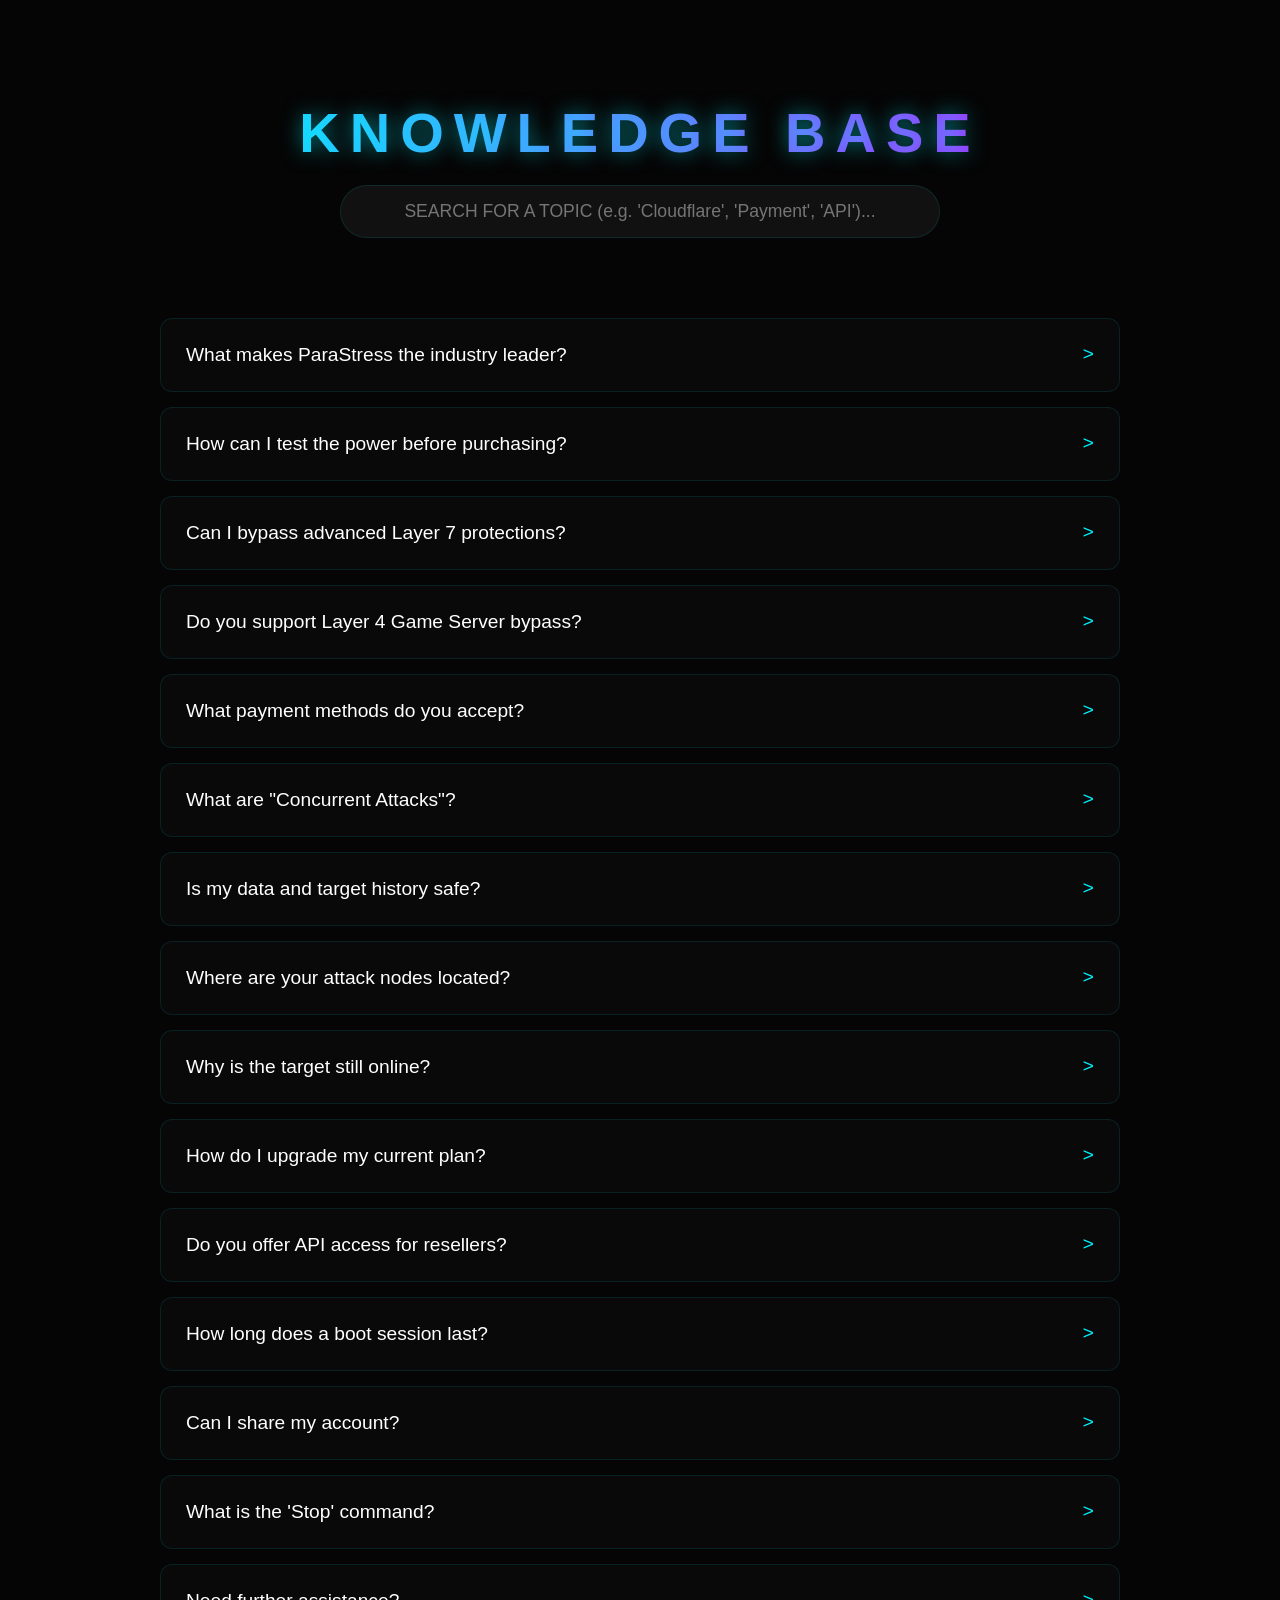
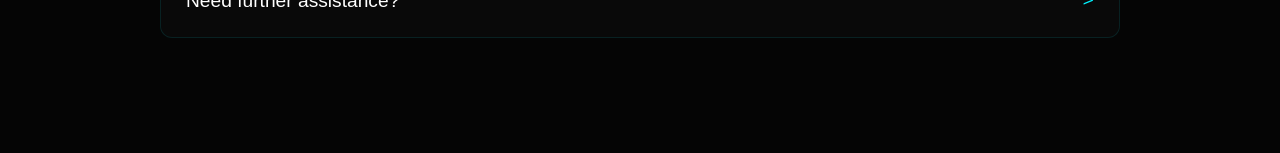
<file: faq.html>
<!DOCTYPE html>
<html lang="en">
<head>
    <meta charset="UTF-8">
    <meta name="viewport" content="width=device-width, initial-scale=1.0">
    <title>ParaStress | Advanced Support Center</title>
    <link rel="stylesheet" href="style.css">
    <style>
        :root {
            --primary: #00f3ff;
            --accent: #bc13fe;
            --bg: #050505;
            --card-bg: rgba(255, 255, 255, 0.02);
            --border: rgba(0, 243, 255, 0.1);
        }

        body {
            background-color: var(--bg);
            color: #ffffff;
            font-family: 'Rajdhani', sans-serif;
            margin: 0;
            overflow-x: hidden;
        }

        .faq-wrapper {
            max-width: 1000px;
            margin: 100px auto;
            padding: 0 20px;
        }

        /* HEADER & SEARCH */
        .faq-header { text-align: center; margin-bottom: 80px; }
        
        .faq-header h1 {
            font-size: 3.5rem;
            letter-spacing: 10px;
            text-transform: uppercase;
            background: linear-gradient(to right, var(--primary), var(--accent));
            -webkit-background-clip: text;
            background-clip: text; /* Correctif pour ton erreur VS Code */
            -webkit-text-fill-color: transparent;
            margin-bottom: 20px;
            animation: glowTitle 1.5s ease-out forwards;
        }

        @keyframes glowTitle {
        0% { text-shadow: 0 0 0px var(--primary); }
        100% { text-shadow: 0 0 20px rgba(0, 243, 255, 0.5); }
        }

        .search-container {
            position: relative;
            max-width: 600px;
            margin: 0 auto;
        }

        #faqSearch {
            width: 100%;
            background: rgba(255, 255, 255, 0.05);
            border: 1px solid var(--border);
            padding: 15px 25px;
            border-radius: 50px;
            color: white;
            font-size: 1.1rem;
            outline: none;
            transition: 0.3s;
            text-align: center;
        }

        #faqSearch:focus {
            border-color: var(--primary);
            box-shadow: 0 0 20px rgba(0, 243, 255, 0.2);
            background: rgba(255, 255, 255, 0.08);
        }

        /* FAQ ITEMS */
        .faq-grid { margin-top: 50px; }

        .faq-item {
            margin-bottom: 15px;
            border: 1px solid var(--border);
            border-radius: 12px;
            background: var(--card-bg);
            transition: 0.4s cubic-bezier(0.175, 0.885, 0.32, 1.275);
        }

        .faq-item:hover { transform: scale(1.01); border-color: rgba(0, 243, 255, 0.3); }

        summary {
            padding: 25px;
            list-style: none;
            cursor: pointer;
            font-size: 1.2rem;
            font-weight: 500;
            display: flex;
            justify-content: space-between;
            align-items: center;
        }

        summary::after {
            content: '>';
            color: var(--primary);
            transition: 0.3s;
            font-family: monospace;
        }

        details[open] summary::after { transform: rotate(90deg); color: var(--accent); }

        .answer {
            padding: 0 25px 25px 25px;
            color: #888;
            font-size: 1rem;
            line-height: 1.6;
            animation: fadeIn 0.5s ease forwards;
        }

        @keyframes fadeIn {
            from { opacity: 0; transform: translateY(-5px); }
            to { opacity: 1; transform: translateY(0); }
        }

        strong { color: var(--primary); }

        /* Hide items when searching */
        .hidden { display: none; }

        .no-results {
            text-align: center;
            color: var(--accent);
            margin-top: 30px;
            display: none;
        }
                /* Animation d'entrée pour les éléments */
        @keyframes revealPage {
            from { 
                opacity: 0; 
                transform: translateY(30px); 
                filter: blur(10px);
            }
            to { 
                opacity: 1; 
                transform: translateY(0); 
                filter: blur(0);
            }
        }

        /* On applique l'animation à l'en-tête et aux items */
        .faq-header, .faq-item {
            opacity: 0; /* Invisible au départ */
            animation: revealPage 0.8s cubic-bezier(0.2, 0.8, 0.2, 1) forwards;
        }

        /* Délais progressifs pour un effet de cascade (Stagger effect) */
        .faq-item:nth-child(1) { animation-delay: 0.1s; }
        .faq-item:nth-child(2) { animation-delay: 0.15s; }
        .faq-item:nth-child(3) { animation-delay: 0.2s; }
        .faq-item:nth-child(4) { animation-delay: 0.25s; }
        .faq-item:nth-child(5) { animation-delay: 0.3s; }
        /* Les suivants suivront avec un délai de base ou tu peux continuer la liste */
        .faq-item:nth-child(n+6) { animation-delay: 0.4s; }
    </style>
</head>
<body>

    <div class="faq-wrapper">
        <div class="faq-header">
            <h1>KNOWLEDGE BASE</h1>
            <div class="search-container">
                <input type="text" id="faqSearch" placeholder="SEARCH FOR A TOPIC (e.g. 'Cloudflare', 'Payment', 'API')..." onkeyup="filterFAQ()">
            </div>
        </div>

        <div id="noResults" class="no-results">NO TOPICS MATCHING YOUR SEARCH SORRY.</div>

        <div class="faq-grid" id="faqGrid">
            <details class="faq-item">
                <summary>What makes ParaStress the industry leader?</summary>
                <div class="answer">Our infrastructure utilizes <strong>proprietary military-grade hardware</strong> and a private pool of over 950 high-performance nodes, ensuring consistent high Gbps outpput where others fail.</div>
            </details>

            <details class="faq-item">
                <summary>How can I test the power before purchasing?</summary>
                <div class="answer">We offer a <strong>1 Week Free Trial</strong>. Generate your unique key on the Demo page and activate it via the terminal with <code>!login</code>. No credit card required for trial.</div>
            </details>

            <details class="faq-item">
                <summary>Can I bypass advanced Layer 7 protections?</summary>
                <div class="answer">Yes. Our <strong>HTTP-PRIME</strong> and <strong>JS-BYPASS</strong> methods are specifically engineered to defeat Cloudflare UAM, Akamai, and DDoS-Guard challenges by mimicking real browser fingerprints.</div>
            </details>

            <details class="faq-item">
                <summary>Do you support Layer 4 Game Server bypass?</summary>
                <div class="answer">Absolutely. We feature specialized vectors for <strong>OVH-Game, FiveM (SLRP), and NFO</strong>, targeting specific service vulnerabilities rather than just raw volume.</div>
            </details>

            <details class="faq-item">
                <summary>What payment methods do you accept?</summary>
                <div class="answer">To ensure 100% privacy, we prioritize <strong>Cryptocurrencies (LTC, BTC, ETH, SOL)</strong>. Automated instant activation is available for all crypto payments.</div>
            </details>

            <details class="faq-item">
                <summary>What are "Concurrent Attacks"?</summary>
                <div class="answer">Concurrents represent the number of <strong>simultaneous attack slots</strong> available. With 2 concurrents, you can flood two different targets at the same time.</div>
            </details>

            <details class="faq-item">
                <summary>Is my data and target history safe?</summary>
                <div class="answer">We operate on a <strong>Strict Zero-Log Policy</strong>. Your attack history is wiped every 24 hours, and your IP is never stored in our backend database.</div>
            </details>

            <details class="faq-item">
                <summary>Where are your attack nodes located?</summary>
                <div class="answer">Our nodes are strategically distributed across <strong>Bulletproof datacenters</strong> in offshore jurisdictions to ensure maximum uptime and zero takedown risk.</div>
            </details>

            <details class="faq-item">
                <summary>Why is the target still online?</summary>
                <div class="answer">Check the <strong>!explain</strong> command. Some targets require specific Layer 7 headers. Ensure you aren't using UDP methods against a protected Web Server.</div>
            </details>

            <details class="faq-item">
                <summary>How do I upgrade my current plan?</summary>
                <div class="answer">Simply purchase a new plan on the <strong>ACCESS</strong> page. Your remaining days will be automatically converted and added to the new tier.</div>
            </details>

            <details class="faq-item">
                <summary>Do you offer API access for resellers?</summary>
                <div class="answer">Yes. Users with <strong>Enterprise Plans</strong> gain full REST API access to integrate our power into their own custom dashboards.</div>
            </details>

            <details class="faq-item">
                <summary>How long does a boot session last?</summary>
                <div class="answer">Boot times range from <strong>300s (Trial)</strong> up to <strong>7200s (Enterprise)</strong> per request, depending on your subscription level.</div>
            </details>

            <details class="faq-item">
                <summary>Can I share my account?</summary>
                <div class="answer">Accounts are <strong>HWID-Locked</strong>. Sharing will result in an automatic system ban to protect our network resources.</div>
            </details>

            <details class="faq-item">
                <summary>What is the 'Stop' command?</summary>
                <div class="answer">You can terminate any active attack instantly using the <code>!stop [ID]</code> command in the terminal.</div>
            </details>

            <details class="faq-item">
                <summary>Need further assistance?</summary>
                <div class="answer">Join our <strong>Official Discord</strong>. Our elite support team is available 24/7 to help you optimize your attack vectors.</div>
            </details>
        </div>
    </div>

    <script>
        function filterFAQ() {
            let input = document.getElementById('faqSearch').value.toLowerCase();
            let items = document.getElementsByClassName('faq-item');
            let grid = document.getElementById('faqGrid');
            let noRes = document.getElementById('noResults');
            let visibleCount = 0;

            for (let i = 0; i < items.length; i++) {
                let text = items[i].innerText.toLowerCase();
                if (text.includes(input)) {
                    items[i].classList.remove('hidden');
                    visibleCount++;
                } else {
                    items[i].classList.add('hidden');
                }
            }

            noRes.style.display = visibleCount === 0 ? 'block' : 'none';
        }
    </script>
</body>
</html>
</file>
<file: style.css>
:root {
    --bg-color: #030005;
    --text-color: #e0e0ff;
    --primary-color: #7b2cbf; /* Deep Purple */
    --secondary-color: #3a86ff; /* Blue */
    --accent-color: #ff0090; /* Pink/Magenta for contrast */
    --glow-color: rgba(123, 44, 191, 0.7);
    --dark-overlay: rgba(5, 0, 10, 0.8);
    --grid-line: rgba(58, 134, 255, 0.1);
    --font-heading: 'Orbitron', sans-serif;
    --font-body: 'Share Tech Mono', monospace;
}

* {
    margin: 0;
    padding: 0;
    box-sizing: border-box;
}

body {
    background-color: var(--bg-color);
    color: var(--text-color);
    font-family: var(--font-body);
    overflow-x: hidden;
    position: relative;
    background: #000;
}

/* Dynamic Background Overlay for smooth transition */
.background-overlay {
    position: fixed;
    top: 0;
    left: 0;
    width: 100%;
    height: 100%;
    /* Gradient: Top is dark space (transparent), Bottom is Blue Sky */
    background: linear-gradient(to bottom, rgba(0,0,0,0) 0%, rgba(10, 5, 40, 0.0) 60%, rgba(40, 20, 100, 0.6) 100%);
    z-index: -3;
    pointer-events: none;
    opacity: 0; /* Starts invisible (Space), increases as we scroll down */
    transition: opacity 0.1s linear;
}

/* Stars Background */
.stars-container {
    position: fixed;
    top: 0;
    left: 0;
    width: 100%;
    height: 100%;
    z-index: -2;
    overflow: hidden;
}

.star {
    position: absolute;
    background: white;
    border-radius: 50%;
    animation: twinkle var(--duration) infinite ease-in-out;
    opacity: 0;
}

@keyframes twinkle {
    0% { opacity: 0; transform: scale(0.5); }
    50% { opacity: var(--opacity); transform: scale(1); }
    100% { opacity: 0; transform: scale(0.5); }
}

.shooting-star {
    position: absolute;
    width: 140px;
    height: 3px;
    background: linear-gradient(90deg, rgba(255,255,255,1), rgba(180,220,255,0.8), transparent);
    top: var(--top);
    left: -100px;
    animation: shoot 2.4s ease-out;
    animation-delay: var(--delay);
    transform: rotate(45deg);
    opacity: 0;
    z-index: -1;
    filter: drop-shadow(0 0 8px rgba(255,255,255,0.9));
}

@keyframes shoot {
    0% { left: -100px; opacity: 1; }
    20% { left: 120%; opacity: 0; }
    100% { left: 120%; opacity: 0; }
}

/* Scrollbar */
::-webkit-scrollbar {
    width: 8px;
}
::-webkit-scrollbar-track {
    background: #000;
}
::-webkit-scrollbar-thumb {
    background: var(--primary-color);
    border-radius: 4px;
}
::-webkit-scrollbar-thumb:hover {
    background: var(--secondary-color);
}

/* NEON BORDER ANIMATION - DOUBLE OPPOSITE */
.neon-border {
    position: relative;
    overflow: hidden;
    /* Transparent border to maintain spacing */
    border: 1px solid rgba(255, 255, 255, 0.1);
    background: rgba(10, 10, 10, 0.6); /* Slightly darker background */
}

/* Define colors for each category */
.malware { --card-color: #ffaa00; --card-shadow: rgba(255, 170, 0, 0.4); } /* Orange */
.panel { --card-color: #0088ff; --card-shadow: rgba(0, 136, 255, 0.4); }   /* Blue */
.scam { --card-color: #ff0000; --card-shadow: rgba(255, 0, 0, 0.4); }     /* Red */
.network { --card-color: #00ff00; --card-shadow: rgba(0, 255, 0, 0.4); }  /* Green */
.systeme { --card-color: #ffd700; --card-shadow: rgba(255, 215, 0, 0.4); }/* Gold */
.video-frame { --card-color: #7b2cbf; --card-shadow: rgba(123, 44, 191, 0.4); } /* Viobleu for video */

/* Text colors updates */
.malware .card-header i, .malware .card-header h3 { color: var(--card-color); }
.panel .card-header i, .panel .card-header h3 { color: var(--card-color); }
.scam .card-header i, .scam .card-header h3 { color: var(--card-color); }
.network .card-header i, .network .card-header h3 { color: var(--card-color); }
.systeme .card-header i, .systeme .card-header h3 { color: var(--card-color); }

/* List bullets */
.malware .feature-list li::before { color: var(--card-color); }
.panel .feature-list li::before { color: var(--card-color); }
.scam .feature-list li::before { color: var(--card-color); }
.network .feature-list li::before { color: var(--card-color); }
.systeme .feature-list li::before { color: var(--card-color); }

/* Corner Brackets (Static) - REMOVED */
.neon-border::before, .neon-border::after {
    content: none;
}

/* Extra corners for complete bracket look - REMOVED */
.card-header::before, .card-header::after {
    content: none;
}

/* Top Right Static - REMOVED */
.border-glow-1 {
    position: absolute;
    width: 100%;
    height: 100%;
    border: none;
    z-index: 1;
}

/* Bottom Left Static - REMOVED */
.border-glow-2 {
    position: absolute;
    width: 100%;
    height: 100%;
    border: none;
    z-index: 1;
}

/* ANIMATED LINES - DOUBLE OPPOSITE */
/* We need new elements or pseudo-elements on the glow divs */
.border-glow-1::before, .border-glow-1::after,
.border-glow-2::before, .border-glow-2::after {
    /* Reset from previous animation */
    content: none; 
}

/* We need to inject new spans or divs for the rotating lines if we want complex pathing. */
/* However, simpler approach: Clip-path animation or conic gradient */
/* Let's use a moving gradient background on the border? */

/* Re-implementing "Turn around the rectangle" with double opposite heads */
/* We will use a pseudo-element on the card itself for the animation */

.neon-border > .anim-line {
    position: absolute;
    top: 0;
    left: 0;
    width: 100%;
    height: 100%;
    pointer-events: none;
    z-index: 1;
}

/* We need to add this .anim-line div in HTML or use existing structure. */
/* Existing structure has .border-glow-1 and .border-glow-2. I can re-purpose them for animation lines. */

.border-glow-1, .border-glow-2 {
    /* Reset static corner styles I just wrote above - wait, I need both? */
    /* Let's use .neon-border::before/after for corners TL/BR */
    /* And create new pseudo elements on .card-header (if visible) or just add 2 new divs in HTML */
    /* I already have .border-glow-1 and .border-glow-2 in HTML. I will use them for ANIMATION. */
    /* I will use .neon-border::before/after and .feature-list::before/after (hacky) or just box-shadow for corners? */
    /* Let's go with the user request "animation qui tourne" priority. */
    
    position: absolute;
    top: 0;
    left: 0;
    width: 100%;
    height: 100%;
    border: none; /* Reset */
    overflow: hidden;
}

/* Line 1: Clockwise */
.border-glow-1::before {
    content: '';
    position: absolute;
    top: 0;
    left: 0;
    width: 100%;
    height: 100%;
    border: 2px solid transparent;
    border-top-color: var(--card-color);
    border-right-color: var(--card-color);
    border-radius: 2px;
    animation: border-cw 4s linear infinite;
    /* This is a simple rotation which works for squares, but for rectangles it looks weird (cuts corners). */
    /* Better approach: 4-stage translation */
}

/* Let's use the 4-line approach again but doubled */

.border-glow-1::before { /* Top Line moving Right */
    content: ''; position: absolute; top: 0; left: 0; width: 100%; height: 2px;
    background: var(--card-color);
    box-shadow: 0 0 10px var(--card-color);
    transform: translateX(-100%);
    will-change: transform;
    animation: anim-top 2s linear infinite;
}
.border-glow-1::after { /* Bottom Line moving Left (Opposite) */
    content: ''; position: absolute; bottom: 0; right: 0; width: 100%; height: 2px;
    background: var(--card-color);
    box-shadow: 0 0 10px var(--card-color);
    transform: translateX(100%);
    will-change: transform;
    animation: anim-bottom 2s linear infinite;
}

.border-glow-2::before { /* Right Line moving Down */
    content: ''; position: absolute; top: 0; right: 0; width: 2px; height: 100%;
    background: var(--card-color);
    box-shadow: 0 0 10px var(--card-color);
    transform: translateY(-100%);
    will-change: transform;
    animation: anim-right 2s linear infinite;
    animation-delay: 0.5s;
}
.border-glow-2::after { /* Left Line moving Up (Opposite) */
    content: ''; position: absolute; bottom: 0; left: 0; width: 2px; height: 100%;
    background: var(--card-color);
    box-shadow: 0 0 10px var(--card-color);
    transform: translateY(100%);
    will-change: transform;
    animation: anim-left 2s linear infinite;
    animation-delay: 0.5s;
}

/* Keyframes using transform for GPU acceleration */
@keyframes anim-top {
    0% { transform: translateX(-100%); }
    50%, 100% { transform: translateX(100%); }
}
@keyframes anim-bottom {
    0% { transform: translateX(100%); }
    50%, 100% { transform: translateX(-100%); }
}
@keyframes anim-right {
    0% { transform: translateY(-100%); }
    50%, 100% { transform: translateY(100%); }
}
@keyframes anim-left {
    0% { transform: translateY(100%); }
    50%, 100% { transform: translateY(-100%); }
}

/* To achieve "Opposite" effect where they meet and part? */
/* Current setup: 
   Top moves Right. Bottom moves Left. (Opposite horizontal)
   Right moves Down. Left moves Up. (Opposite vertical)
   This creates a "spinning" effect where two heads chase each other if timed right.
   Or if timed differently, they cross.
   User said "pas qu'un seul qui tourne... il faut un autre oposé".
   With this setup (Top/Bottom simultaneous, Right/Left simultaneous with delay), 
   we get two "heads" rotating around the box 180 degrees apart.
   Perfect.
*/

/* Corners Brackets - Using clip-path on the container itself or a pseudo element? */
.feature-card::after {
    content: '';
    position: absolute;
    inset: 0;
    border: 1px solid var(--card-color);
    /* Clip path to show only corners */
    clip-path: polygon(
        0 10px, 0 0, 10px 0, 
        calc(100% - 10px) 0, 100% 0, 100% 10px,
        100% calc(100% - 10px), 100% 100%, calc(100% - 10px) 100%,
        10px 100%, 0 100%, 0 calc(100% - 10px)
    );
    /* Actually clip-path cuts the INSIDE. We want to KEEP the corners. */
    /* Polygon logic: Start TL down, TL corner, TL right... jump to TR left... */
    /* Easier: use a mask or just linear gradients for corners. */
    background: 
        linear-gradient(to right, var(--card-color) 2px, transparent 2px) 0 0,
        linear-gradient(to bottom, var(--card-color) 2px, transparent 2px) 0 0,
        linear-gradient(to left, var(--card-color) 2px, transparent 2px) 100% 0,
        linear-gradient(to bottom, var(--card-color) 2px, transparent 2px) 100% 0,
        linear-gradient(to right, var(--card-color) 2px, transparent 2px) 0 100%,
        linear-gradient(to top, var(--card-color) 2px, transparent 2px) 0 100%,
        linear-gradient(to left, var(--card-color) 2px, transparent 2px) 100% 100%,
        linear-gradient(to top, var(--card-color) 2px, transparent 2px) 100% 100%;
    background-repeat: no-repeat;
    background-size: 10px 10px;
    pointer-events: none;
    z-index: 5;
    border-radius: 14px;
}

/* HUD OVERLAY */
.hud-overlay {
    position: fixed;
    top: 0;
    left: 0;
    width: 100%;
    height: 100%;
    pointer-events: none;
    z-index: 900;
    padding: 20px;
    box-sizing: border-box;
}

.hud-corner {
    position: absolute;
    display: flex;
    flex-direction: column;
    gap: 5px;
    color: var(--secondary-color);
    font-family: var(--font-body);
    font-size: 0.7rem;
    letter-spacing: 2px;
    opacity: 0.7;
}

.hud-corner.top-left { top: 20px; left: 20px; border-left: 2px solid var(--primary-color); padding-left: 10px; }
.hud-corner.top-right { top: 20px; right: 20px; align-items: flex-end; border-right: 2px solid var(--primary-color); padding-right: 10px; }
.hud-corner.bottom-left { bottom: 20px; left: 20px; border-left: 2px solid var(--primary-color); padding-left: 10px; justify-content: flex-end; }
.hud-corner.bottom-right { bottom: 20px; right: 20px; align-items: flex-end; border-right: 2px solid var(--primary-color); padding-right: 10px; justify-content: flex-end; }

.hud-bar {
    width: 100px;
    height: 2px;
    background: linear-gradient(90deg, var(--secondary-color), transparent);
}

.top-right .hud-bar, .bottom-right .hud-bar {
    background: linear-gradient(-90deg, var(--secondary-color), transparent);
}

/* Black Hole Canvas */
#blackhole-canvas {
    position: fixed;
    top: 0;
    left: 0;
    width: 100%;
    height: 100%;
    z-index: -2; /* Behind everything */
    background: #000; /* Deep space black */
}

/* Cyber Floor 3D (No distortion now) */
.cyber-floor {
    position: fixed;
    bottom: 0;
    left: 0;
    width: 100%;
    height: 35vh; 
    perspective: 1000px;
    z-index: -1;
    pointer-events: none;
    overflow: hidden;
    mask-image: linear-gradient(to top, black 40%, transparent 100%);
    -webkit-mask-image: linear-gradient(to top, black 40%, transparent 100%);
}

.floor-grid {
    position: absolute;
    top: 0;
    left: -50%;
    width: 200%;
    height: 100%;
    background-image: 
        linear-gradient(rgba(58, 134, 255, 0.3) 1px, transparent 1px),
        linear-gradient(90deg, rgba(58, 134, 255, 0.3) 1px, transparent 1px);
    background-size: 40px 40px;
    transform: rotateX(60deg);
    transform-origin: top center;
    animation: grid-scroll 5s linear infinite;
    box-shadow: 0 0 50px rgba(123, 44, 191, 0.2);
}

.floor-horizon {
    position: absolute;
    top: 0;
    left: 0;
    width: 100%;
    height: 2px;
    background: var(--primary-color);
    box-shadow: 0 0 20px var(--primary-color), 0 0 40px var(--secondary-color);
    z-index: 2;
}

@keyframes grid-scroll {
    0% { background-position: 0 0; }
    100% { background-position: 0 40px; }
}

/* Background Effects */
#canvas-container {
    position: fixed;
    top: 0;
    left: 0;
    width: 100%;
    height: 100%;
    z-index: -1;
    pointer-events: none;
}

.scanlines {
    position: fixed;
    top: 0;
    left: 0;
    width: 100%;
    height: 100%;
    background: linear-gradient(
        to bottom,
        rgba(255, 255, 255, 0),
        rgba(255, 255, 255, 0) 50%,
        rgba(0, 0, 0, 0.2) 50%,
        rgba(0, 0, 0, 0.2)
    );
    background-size: 100% 4px;
    z-index: 100;
    pointer-events: none;
    opacity: 0.3;
}

.vignette {
    position: fixed;
    top: 0;
    left: 0;
    width: 100%;
    height: 100%;
    background: radial-gradient(circle, transparent 50%, black 100%);
    z-index: 99;
    pointer-events: none;
}

/* Header */
header {
    position: fixed;
    top: 0;
    width: 100%;
    display: flex;
    justify-content: space-between;
    align-items: center;
    padding: 20px 40px;
    z-index: 1000;
    background: rgba(5, 5, 5, 0.8);
    backdrop-filter: blur(10px);
    border-bottom: 1px solid rgba(0, 243, 255, 0.2);
}

/* Navigation */
nav ul {
    display: flex;
    list-style: none;
    gap: 30px;
}

.nav-link {
    text-decoration: none;
    font-size: 1.1rem;
    position: relative;
    transition: all 0.3s;
    font-family: var(--font-heading);
    font-weight: bold;
    /* Gradient Text: Blue to Purple */
    background: linear-gradient(90deg, #3a86ff 0%, #7b2cbf 100%);
    -webkit-background-clip: text;
    background-clip: text;
    color: transparent;
    /* Static Glow */
    filter: drop-shadow(0 0 5px rgba(58, 134, 255, 0.5));
}

.nav-link:hover {
    filter: drop-shadow(0 0 8px rgba(58, 134, 255, 0.8)) drop-shadow(0 0 15px rgba(123, 44, 191, 0.6));
    transform: scale(1.05);
}

.nav-link::after {
    content: '';
    position: absolute;
    bottom: -5px;
    left: 0;
    width: 0;
    height: 2px;
    background: var(--primary-color);
    transition: width 0.3s;
}

.nav-link:hover::after {
    width: 100%;
}

/* GLOBAL TEXT GRADIENT UTILITY */
.glitch-title,
.subtitle,
.section-title,
.logo {
    background: linear-gradient(90deg, #3a86ff 0%, #7b2cbf 100%);
    -webkit-background-clip: text;
    background-clip: text;
    color: transparent;
    
    /* Dynamic Chromatic Aberration */
    text-shadow: 
        var(--rgb-x, 0) var(--rgb-y, 0) var(--rgb-blur, 0) rgba(255, 0, 0, 0.5),
        calc(var(--rgb-x, 0) * -1) calc(var(--rgb-y, 0) * -1) var(--rgb-blur, 0) rgba(0, 0, 255, 0.5);
    transition: text-shadow 0.1s;
}

/* Feature Cards Distortion */
.feature-card {
    /* ... existing styles ... */
    /* Add subtle border shift */
    box-shadow: 
        var(--rgb-x, 0) var(--rgb-y, 0) 20px rgba(58, 134, 255, 0.2),
        calc(var(--rgb-x, 0) * -1) calc(var(--rgb-y, 0) * -1) 20px rgba(123, 44, 191, 0.2);
}

/* Footer Text */
footer p {
    background: linear-gradient(90deg, #3a86ff 0%, #7b2cbf 100%);
    -webkit-background-clip: text;
    background-clip: text;
    color: transparent;
}

/* Hero Section */
#hero {
    height: 100vh;
    display: flex;
    justify-content: center;
    align-items: center;
    text-align: center;
    position: relative;
}

.hero-content {
    z-index: 10;
}

.glitch-title {
    font-family: var(--font-heading);
    font-size: 6rem;
    font-weight: 900;
    /* Color handled by gradient utility */
    position: relative;
    letter-spacing: 10px;
    margin-bottom: 20px;
    /* Added glow animation to main title too, removed glitch effect on main layer if needed, but user said "seul animation c'est que sa fasse briller" */
    /* Assuming user wants ONLY glow on the TITLE as well, removing glitch layers? */
    /* "pour le titre bluemagic ou juste en bas ya ecrit bluemagic the best multitool" -> Both title and subtitle */
    animation: glow-pulse 1.5s infinite alternate; /* Speed up from 3s to 1.5s */
}

/* Remove Glitch Pseudo-elements */
.glitch-title::before, .glitch-title::after {
    content: none;
}

.subtitle {
    font-size: 1.5rem;
    /* Color handled by gradient utility */
    letter-spacing: 5px;
    margin-bottom: 50px;
    text-transform: uppercase;
    /* Removed flicker animation, added subtle glow pulse */
    animation: glow-pulse 1.5s infinite alternate; /* Speed up from 3s to 1.5s */
}

@keyframes glow-pulse {
    /* Removed old glow-pulse to let Chromatic Aberration take over, or mix it? */
    /* Let's keep it simple: static glow + dynamic aberration */
    0% { opacity: 0.9; }
    100% { opacity: 1; }
}

/* Cyber Button - RESTORED ORIGINAL DESIGN */
.cyber-btn {
    position: relative;
    display: inline-block;
    padding: 15px 40px;
    font-family: var(--font-heading);
    font-size: 1.2rem;
    text-transform: uppercase;
    color: #ffffff;
    background: linear-gradient(90deg, #3a86ff 0%, #7b2cbf 100%);
    text-decoration: none;
    clip-path: polygon(10% 0, 100% 0, 100% 70%, 90% 100%, 0 100%, 0 30%);
    transition: all 0.3s;
    font-weight: bold;
    z-index: 1;
}

.cyber-btn:hover {
    background: linear-gradient(90deg, #4a9bff 0%, #8b3cff 100%);
    color: white;
    text-shadow: 0 0 10px rgba(255, 255, 255, 0.8);
    box-shadow: 0 0 20px rgba(90, 120, 255, 0.75);
}

.cyber-btn__tag {
    position: absolute;
    right: 5px;
    bottom: 5px;
    font-size: 0.6rem;
    color: var(--bg-color);
    opacity: 0.7;
}

/* Ensure Button Text is Visible (Not Transparent Gradient) on Solid Background */
.cyber-btn__text {
    background: none;
    -webkit-background-clip: unset;
    background-clip: unset;
    color: #000000;
    text-shadow: none;
}

/* Presentation Section */
#presentation {
    min-height: 80vh; /* Reduced height */
    padding: 180px 50px 50px 50px; /* Increased top padding to push video down further */
    display: flex;
    flex-direction: column;
    align-items: center;
    justify-content: flex-start;
    gap: 40px;
}

#presentation .section-title {
    margin-bottom: 12px;
}

.video-wrapper {
    width: 80%;
    max-width: 1000px;
    position: relative;
    /* Clean look - removed fancy borders/corners for "embedded" feel */
}

.video-frame {
    position: relative;
    padding: 0;
    background: transparent;
    border: none;
    box-shadow: 0 0 50px rgba(123, 44, 191, 0.2); /* Subtle glow */
    overflow: hidden; /* Ensures corners are respected */
    border-radius: 18px;
}

/* Remove animated border specifically for video frame */
.video-frame .border-glow-1,
.video-frame .border-glow-2 {
    display: none;
}

/* Hide custom corners */
.corner { display: none; }

.video-frame video {
    width: 100%;
    display: block;
    box-shadow: none;
    /* Remove default controls if possible via CSS (mostly JS but pointer-events helps) */
    pointer-events: none; /* Disables interaction with controls */
}

/* Overlay to prevent clicking but allow seeing */
.video-overlay {
    position: absolute;
    top: 0;
    left: 0;
    width: 100%;
    height: 100%;
    background: transparent; /* Fully transparent */
    pointer-events: auto; /* Captures clicks so video controls aren't triggered */
    z-index: 10;
}

/* Section Title Gradient */
.section-title {
    font-family: var(--font-heading);
    font-size: 3rem;
    margin-bottom: 50px;
    text-transform: uppercase;
    position: relative;
    display: inline-block;
    /* Smooth Gradient Text: Blue to Purple */
    background: linear-gradient(90deg, #3a86ff 0%, #7b2cbf 100%);
    -webkit-background-clip: text;
    background-clip: text;
    color: transparent;
    
    /* Holographic Reflection */
    -webkit-box-reflect: below -10px linear-gradient(transparent, rgba(0, 0, 0, 0.2));
}

.section-title::after {
    content: '';
    display: block;
    width: 100%;
    height: 4px;
    background: var(--primary-color);
    margin-top: 10px;
    box-shadow: 0 0 10px var(--primary-color);
}

/* Features Section */
#features {
    padding: 82px 50px 10px 50px;
    background: transparent;
    display: flex;
    flex-direction: column;
    align-items: center;
}

.features-grid {
    display: flex;
    justify-content: center;
    align-items: flex-end;
    gap: 22px;
    max-width: 1600px;
    width: 100%;
    margin-top: 88px;
}

/* Feature Cards Uniformity */
.feature-card {
    background: linear-gradient(180deg, rgba(18, 18, 22, 0.78), rgba(8, 8, 12, 0.7));
    border: 1px solid rgba(255, 255, 255, 0.1);
    padding: 8px 9px;
    position: relative;
    overflow: hidden;
    transition: transform 0.3s, border-color 0.3s;
    width: 208px;
    height: auto;
    min-height: 252px;
    box-sizing: border-box;
    
    display: flex;
    flex-direction: column;
    border-radius: 14px;
}

/* Specific Placements & Sizes - PYRAMIDE CLASSIQUE (POINTE EN HAUT) */

.systeme {
    order: 3;
    transform: translateY(-48px);
    border-color: #ffd700;
    box-shadow: 0 0 38px rgba(255, 215, 0, 0.5), inset 0 0 24px rgba(255, 215, 0, 0.09);
    z-index: 10;
    background: linear-gradient(180deg, rgba(38, 30, 6, 0.85), rgba(10, 10, 12, 0.75));
    animation: premiumPulse 2.8s ease-in-out infinite;
}
.systeme .feature-list {
    margin-top: 0;
}


@keyframes premiumPulse {
    0%, 100% { box-shadow: 0 0 32px rgba(255, 215, 0, 0.42), inset 0 0 18px rgba(255, 215, 0, 0.08); }
    50% { box-shadow: 0 0 48px rgba(255, 215, 0, 0.62), inset 0 0 28px rgba(255, 215, 0, 0.12); }
}


.malware {
    order: 1;
    transform: translateY(0px);
}

.scam {
    order: 2;
    transform: translateY(-24px);
}

.panel {
    order: 4;
    transform: translateY(-24px);
}

.network {
    order: 5;
    transform: translateY(0px);
}

.card-header {
    display: flex;
    align-items: center;
    margin-bottom: 10px;
    border-bottom: 1px solid rgba(255, 255, 255, 0.1);
    padding-bottom: 7px;
}

.card-header i {
    font-size: 1rem;
    color: var(--primary-color);
    margin-right: 8px;
}

.card-header h3 {
    font-family: var(--font-heading);
    font-size: 0.93rem;
    color: white;
    display: inline-flex;
    align-items: center;
    gap: 8px;
}

.new-badge {
    display: inline-flex;
    align-items: center;
    justify-content: center;
    padding: 2px 8px;
    border-radius: 999px;
    font-size: 0.58rem;
    letter-spacing: 0.6px;
    text-transform: uppercase;
    color: #111;
    background: linear-gradient(90deg, #ffe27a, #ffd700 48%, #ffefb0);
    box-shadow: 0 0 10px rgba(255, 215, 0, 0.7);
    border: 1px solid rgba(255, 255, 255, 0.55);
}

.feature-list {
    list-style: none;
    padding-left: 5px;
    flex-grow: 0;
    margin-bottom: 0;
    margin-top: 0;
}

.feature-list li {
    margin-bottom: 2px;
    position: relative;
    padding-left: 13px;
    font-size: 0.72rem;
    color: #aaa;
    transition: color 0.3s;
    line-height: 1.15;
}

.feature-list li::before {
    content: '>';
    position: absolute;
    left: 0;
    color: var(--secondary-color);
}

.card-footer {
    display: none; /* Cache le status online */
}


.status.highlight {
    color: var(--accent-color);
    font-weight: bold;
}

/* Contact Section */
#contact {
    padding: 100px 50px;
    text-align: center;
    background: radial-gradient(circle at center, rgba(20, 20, 50, 0.5), transparent);
}

.contact-links {
    display: flex;
    justify-content: center;
    gap: 20px;
    margin-top: 40px;
}

.cyber-btn.secondary {
    background: transparent;
    border: 1px solid var(--primary-color);
    color: var(--primary-color);
}

.cyber-btn.secondary:hover {
    background: var(--primary-color);
    color: var(--bg-color);
}

/* Footer */
footer {
    padding: 30px;
    background: black;
    text-align: center;
    border-top: 1px solid rgba(255, 255, 255, 0.1);
    display: flex;
    justify-content: space-between;
    align-items: center;
    font-size: 0.8rem;
    color: #666;
}

.blink {
    color: var(--primary-color);
    animation: blink 1s infinite;
}

/* Animations */
@keyframes glitch-anim {
    0% { clip: rect(20px, 9999px, 15px, 0); transform: skew(0.6deg); }
    5% { clip: rect(70px, 9999px, 95px, 0); transform: skew(0.6deg); }
    10% { clip: rect(35px, 9999px, 85px, 0); transform: skew(0.2deg); }
    15% { clip: rect(10px, 9999px, 5px, 0); transform: skew(0.1deg); }
    20% { clip: rect(50px, 9999px, 25px, 0); transform: skew(0.8deg); }
    25% { clip: rect(15px, 9999px, 65px, 0); transform: skew(0.2deg); }
    30% { clip: rect(85px, 9999px, 45px, 0); transform: skew(0.1deg); }
    35% { clip: rect(25px, 9999px, 75px, 0); transform: skew(0.9deg); }
    40% { clip: rect(65px, 9999px, 35px, 0); transform: skew(0.3deg); }
    45% { clip: rect(5px, 9999px, 55px, 0); transform: skew(0.5deg); }
    50% { clip: rect(90px, 9999px, 15px, 0); transform: skew(0.1deg); }
    55% { clip: rect(40px, 9999px, 95px, 0); transform: skew(0.7deg); }
    60% { clip: rect(80px, 9999px, 5px, 0); transform: skew(0.2deg); }
    65% { clip: rect(30px, 9999px, 65px, 0); transform: skew(0.6deg); }
    70% { clip: rect(75px, 9999px, 25px, 0); transform: skew(0.4deg); }
    75% { clip: rect(15px, 9999px, 85px, 0); transform: skew(0.8deg); }
    80% { clip: rect(60px, 9999px, 45px, 0); transform: skew(0.3deg); }
    85% { clip: rect(10px, 9999px, 75px, 0); transform: skew(0.9deg); }
    90% { clip: rect(55px, 9999px, 35px, 0); transform: skew(0.5deg); }
    95% { clip: rect(95px, 9999px, 55px, 0); transform: skew(0.1deg); }
    100% { clip: rect(45px, 9999px, 15px, 0); transform: skew(0.7deg); }
}

@keyframes glitch-anim-2 {
    0% { clip: rect(65px, 9999px, 100px, 0); transform: skew(0.9deg); }
    5% { clip: rect(5px, 9999px, 75px, 0); transform: skew(0.3deg); }
    10% { clip: rect(95px, 9999px, 15px, 0); transform: skew(0.7deg); }
    15% { clip: rect(35px, 9999px, 65px, 0); transform: skew(0.1deg); }
    20% { clip: rect(75px, 9999px, 25px, 0); transform: skew(0.5deg); }
    25% { clip: rect(15px, 9999px, 85px, 0); transform: skew(0.9deg); }
    30% { clip: rect(55px, 9999px, 45px, 0); transform: skew(0.2deg); }
    35% { clip: rect(95px, 9999px, 5px, 0); transform: skew(0.6deg); }
    40% { clip: rect(25px, 9999px, 55px, 0); transform: skew(0.4deg); }
    45% { clip: rect(85px, 9999px, 35px, 0); transform: skew(0.8deg); }
    50% { clip: rect(45px, 9999px, 95px, 0); transform: skew(0.3deg); }
    55% { clip: rect(5px, 9999px, 25px, 0); transform: skew(0.1deg); }
    60% { clip: rect(65px, 9999px, 75px, 0); transform: skew(0.7deg); }
    65% { clip: rect(35px, 9999px, 15px, 0); transform: skew(0.2deg); }
    70% { clip: rect(95px, 9999px, 65px, 0); transform: skew(0.5deg); }
    75% { clip: rect(15px, 9999px, 45px, 0); transform: skew(0.9deg); }
    80% { clip: rect(75px, 9999px, 85px, 0); transform: skew(0.6deg); }
    85% { clip: rect(25px, 9999px, 35px, 0); transform: skew(0.4deg); }
    90% { clip: rect(85px, 9999px, 95px, 0); transform: skew(0.1deg); }
    95% { clip: rect(45px, 9999px, 55px, 0); transform: skew(0.8deg); }
    100% { clip: rect(5px, 9999px, 15px, 0); transform: skew(0.3deg); }
}

@keyframes flicker {
    0%, 19%, 21%, 23%, 25%, 54%, 56%, 100% { opacity: 1; }
    20%, 24%, 55% { opacity: 0.5; }
}

@keyframes blink {
    0%, 100% { opacity: 1; }
    50% { opacity: 0; }
}

/* Responsive */
@media (max-width: 1024px) {
    .features-grid {
        flex-wrap: wrap;
        justify-content: center;
        align-items: stretch;
        margin-top: 40px;
    }
    .systeme, .malware, .scam, .panel, .network {
        transform: none;
        height: auto;
    }
    header {
        padding: 16px 22px;
    }
    nav ul {
        gap: 16px;
    }
    .nav-link {
        font-size: 0.95rem;
    }
    #presentation {
        padding: 130px 24px 40px;
        min-height: auto;
        gap: 24px;
    }
    .video-wrapper {
        width: min(980px, 96vw);
    }
    .contact-links {
        flex-wrap: wrap;
    }
    footer {
        flex-direction: column;
        gap: 10px;
        text-align: center;
    }
}
@media (max-width: 768px) {
    header {
        align-items: flex-start;
        flex-direction: column;
        gap: 12px;
        padding: 14px 14px 10px;
    }
    .logo-container {
        width: 100%;
    }
    nav {
        width: 100%;
    }
    nav ul {
        display: flex;
        flex-wrap: wrap;
        gap: 10px 14px;
        width: 100%;
        justify-content: flex-start;
    }
    .nav-link {
        font-size: 0.9rem;
    }
    #hero {
        min-height: 100vh;
        padding: 120px 12px 30px;
    }
    .glitch-title {
        font-size: clamp(2.2rem, 12vw, 3rem);
        letter-spacing: 3px;
        margin-bottom: 14px;
    }
    .subtitle {
        font-size: clamp(0.9rem, 4.2vw, 1.1rem);
        letter-spacing: 2px;
        margin-bottom: 24px;
    }
    .cyber-btn {
        width: min(92vw, 360px);
        text-align: center;
        padding: 14px 18px;
        font-size: 1rem;
    }
    #features {
        padding: 56px 12px 8px;
    }
    .section-title {
        font-size: clamp(1.65rem, 7.5vw, 2.25rem);
        margin-bottom: 30px;
    }
    .features-grid {
        flex-direction: column;
        align-items: center;
        margin-top: 24px;
    }
    .feature-card {
        width: min(94vw, 380px);
        height: auto;
        min-height: 220px;
    }
    #presentation {
        padding: 110px 12px 36px;
    }
    #contact {
        padding: 70px 12px;
    }
    .contact-links {
        margin-top: 24px;
        gap: 12px;
        flex-direction: column;
        align-items: center;
    }
}
@media (max-width: 480px) {
    header {
        padding-top: max(12px, env(safe-area-inset-top));
    }
    .logo {
        font-size: 1.25rem;
    }
    .logo-container img {
        height: 40px !important;
    }
    .nav-link {
        font-size: 0.82rem;
    }
    .section-title {
        font-size: clamp(1.4rem, 8vw, 1.85rem);
    }
}
</file>
